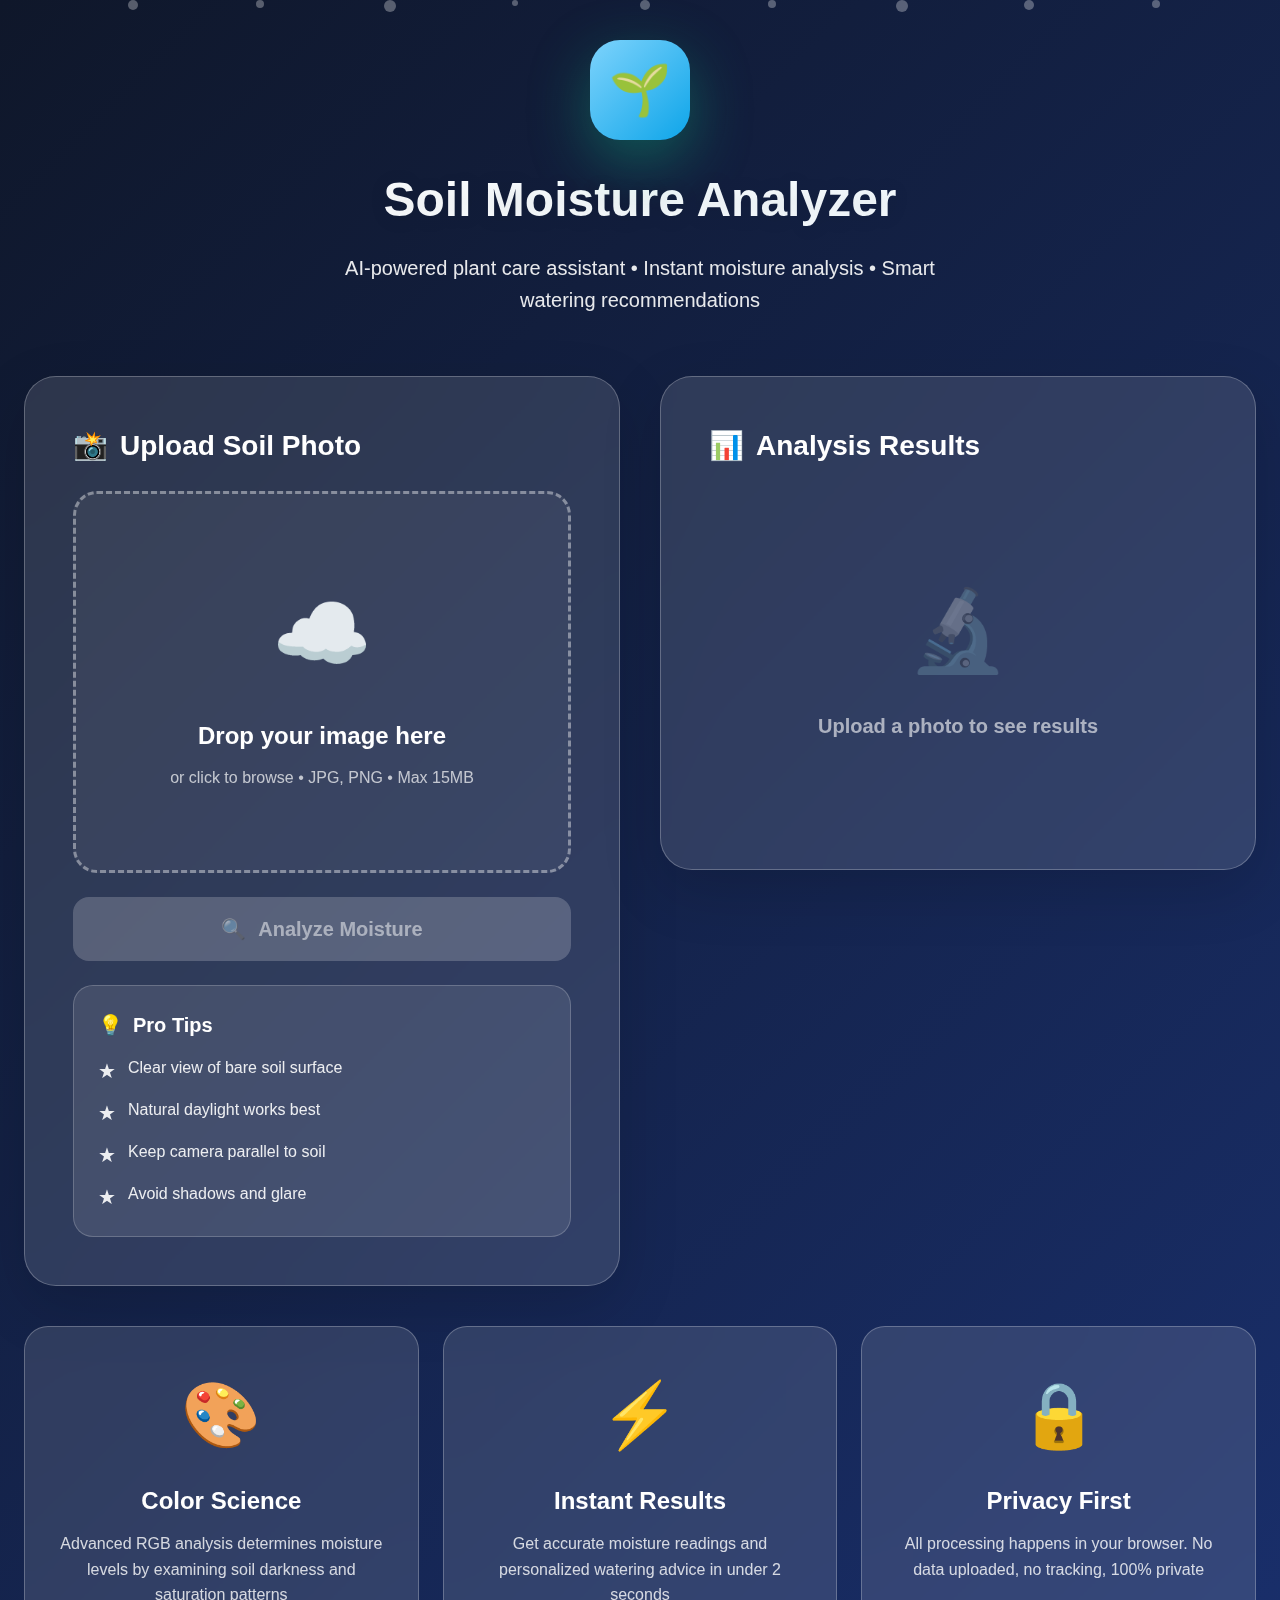
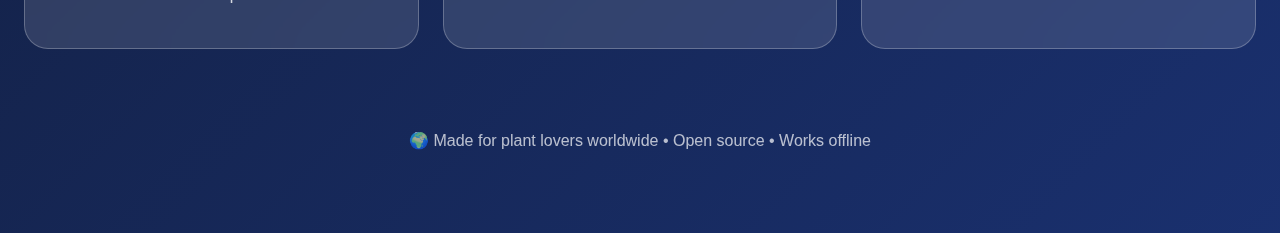
<file: codes/soil-moisture-analyzer.html>
<!DOCTYPE html>
<html lang="en">
<head>
    <meta charset="UTF-8">
    <meta name="viewport" content="width=device-width, initial-scale=1.0">
    <title>Soil Moisture Analyzer - Smart Plant Care</title>
    <link rel="stylesheet" href="style.css">
</head>
<body>
    <script type="module" src="script.js"></script>
    <div class="particle" style="width: 10px; height: 10px; left: 10%; animation-delay: 0s;"></div>
    <div class="particle" style="width: 8px; height: 8px; left: 20%; animation-delay: 2s;"></div>
    <div class="particle" style="width: 12px; height: 12px; left: 30%; animation-delay: 4s;"></div>
    <div class="particle" style="width: 6px; height: 6px; left: 40%; animation-delay: 6s;"></div>
    <div class="particle" style="width: 10px; height: 10px; left: 50%; animation-delay: 8s;"></div>
    <div class="particle" style="width: 8px; height: 8px; left: 60%; animation-delay: 10s;"></div>
    <div class="particle" style="width: 12px; height: 12px; left: 70%; animation-delay: 12s;"></div>
    <div class="particle" style="width: 10px; height: 10px; left: 80%; animation-delay: 14s;"></div>
    <div class="particle" style="width: 8px; height: 8px; left: 90%; animation-delay: 16s;"></div>

    <div class="container">
        <header class="header">
            <div class="logo">🌱</div>
            <h1>Soil Moisture Analyzer</h1>
            <p>AI-powered plant care assistant • Instant moisture analysis • Smart watering recommendations</p>
        </header>
        <div class="main-grid">
            <div class="upload-section">
                <div class="glass-card">
                    <div class="section-title">
                        <span>📸</span> Upload Soil Photo
                    </div>
                    
                    <div class="upload-zone" id="uploadZone">
                        <div class="upload-icon">☁️</div>
                        <div class="upload-text">Drop your image here</div>
                        <div class="upload-hint">or click to browse • JPG, PNG • Max 15MB</div>
                        <input type="file" id="fileInput" class="file-input" accept="image/*">
                    </div>
                    
                    <div class="preview-container" id="previewContainer">
                        <img id="previewImage" class="preview-image" alt="Soil preview">
                        <button class="remove-image" id="removeImage">×</button>
                    </div>
                    
                    <button class="btn btn-primary" id="analyzeBtn" disabled>
                        <span>🔍</span>
                        <span>Analyze Moisture</span>
                    </button>
                    
                    <div class="tips-section">
                        <div class="tips-title">
                            <span>💡</span> Pro Tips
                        </div>
                        <ul class="tips-list">
                            <li>Clear view of bare soil surface</li>
                            <li>Natural daylight works best</li>
                            <li>Keep camera parallel to soil</li>
                            <li>Avoid shadows and glare</li>
                        </ul>
                    </div>
                </div>
            </div>
            <div class="results-section">
                <div class="glass-card">
                    <div class="section-title">
                        <span>📊</span> Analysis Results
                    </div>
                    
                    <div class="results-placeholder" id="resultsPlaceholder">
                        <div class="results-placeholder-icon">🔬</div>
                        <div class="results-placeholder-text">Upload a photo to see results</div>
                    </div>
                    
                    <div class="results" id="results">
                        <div class="moisture-display">
                            <div class="moisture-circle">
                                <div class="moisture-ring"></div>
                                <div class="moisture-ring-fill" id="moistureRing"></div>
                                <div class="moisture-value" id="moistureValue">--%</div>
                            </div>
                            <div class="condition-badge" id="conditionBadge">--</div>
                        </div>
                        
                        <div class="stats-grid">
                            <div class="stat-card">
                                <div class="stat-icon">💧</div>
                                <div class="stat-value" id="statusEmoji">--</div>
                                <div class="stat-label">Status</div>
                            </div>
                            <div class="stat-card">
                                <div class="stat-icon">📈</div>
                                <div class="stat-value" id="healthScore">--</div>
                                <div class="stat-label">Health Score</div>
                            </div>
                        </div>
                        
                        <div class="water-card">
                            <div class="water-header">
                                <span>💧</span> Water Recommendation
                            </div>
                            <div class="water-amount" id="waterAmount">-- ml</div>
                            <div class="pot-selector">
                                <label for="potSize">Select your pot size:</label>
                                <select id="potSize">
                                    <option value="10">Small • 10 cm (4")</option>
                                    <option value="15" selected>Medium • 15 cm (6")</option>
                                    <option value="20">Large • 20 cm (8")</option>
                                    <option value="25">XL • 25 cm (10")</option>
                                    <option value="30">XXL • 30 cm (12")</option>
                                </select>
                            </div>
                            <div class="water-note" id="waterNote">Based on 10cm soil depth</div>
                        </div>
                    </div>
                </div>
            </div>
        </div>
        
        <!-- Features -->
        <div class="features-grid">
            <div class="feature-card">
                <div class="feature-icon">🎨</div>
                <h3>Color Science</h3>
                <p>Advanced RGB analysis determines moisture levels by examining soil darkness and saturation patterns</p>
            </div>
            <div class="feature-card">
                <div class="feature-icon">⚡</div>
                <h3>Instant Results</h3>
                <p>Get accurate moisture readings and personalized watering advice in under 2 seconds</p>
            </div>
            <div class="feature-card">
                <div class="feature-icon">🔒</div>
                <h3>Privacy First</h3>
                <p>All processing happens in your browser. No data uploaded, no tracking, 100% private</p>
            </div>
        </div>
        
        <!-- Footer -->
        <footer class="footer">
            <p>🌍 Made for plant lovers worldwide • Open source • Works offline</p>
        </footer>
    </div>
    
    <!-- Toast -->
    <div class="toast" id="toast">
        <span class="toast-icon" id="toastIcon">✅</span>
        <span class="toast-message" id="toastMessage"></span>
    </div>
</body>
</html>
</file>
<file: codes/style.css>
* {
    margin: 0;
    padding: 0;
    box-sizing: border-box;
  }
  :root {
    --primary: #0ea5e9;
    --primary-light: #7dd3fc;
    --primary-dark: #0369a1;
    --accent: #14b8a6;
    --accent-light: #5eead4;
    --danger: #ef4444;
    --warning: #f59e0b;
    --text: #0f172a;
    --text-light: #64748b;
    --glass: rgba(255, 255, 255, 0.12);
    --glass-border: rgba(255, 255, 255, 0.25);
  }
  body {
    font-family: "Inter", -apple-system, BlinkMacSystemFont, "Segoe UI", Roboto,
      sans-serif;
    background: linear-gradient(
      135deg,
      #0f172a 0%,
      #1e3a8a 35%,
      #0ea5e9 70%,
      #22d3ee 100%
    );
    background-size: 400% 400%;
    animation: gradientShift 15s ease infinite;
    min-height: 100vh;
    color: var(--text);
    overflow-x: hidden;
    line-height: 1.5;
  }
  @keyframes gradientShift {
    0% {
      background-position: 0% 50%;
    }
    50% {
      background-position: 100% 50%;
    }
    100% {
      background-position: 0% 50%;
    }
  }
  @keyframes float {
    0%,
    100% {
      transform: translateY(0) translateX(0);
      opacity: 0;
    }
    10% {
      opacity: 1;
    }
    90% {
      opacity: 1;
    }
    100% {
      transform: translateY(-100vh) translateX(100px);
      opacity: 0;
    }
  }
  @keyframes fadeInDown {
    from {
      opacity: 0;
      transform: translateY(-30px);
    }
    to {
      opacity: 1;
      transform: translateY(0);
    }
  }
  @keyframes fadeInLeft {
    from {
      opacity: 0;
      transform: translateX(-30px);
    }
    to {
      opacity: 1;
      transform: translateX(0);
    }
  }
  @keyframes fadeInRight {
    from {
      opacity: 0;
      transform: translateX(30px);
    }
    to {
      opacity: 1;
      transform: translateX(0);
    }
  }
  @keyframes fadeInUp {
    from {
      opacity: 0;
      transform: translateY(30px);
    }
    to {
      opacity: 1;
      transform: translateY(0);
    }
  }
  @keyframes fadeIn {
    from {
      opacity: 0;
      transform: scale(0.95);
    }
    to {
      opacity: 1;
      transform: scale(1);
    }
  }
  @keyframes scaleIn {
    from {
      opacity: 0;
      transform: scale(0.8);
    }
    to {
      opacity: 1;
      transform: scale(1);
    }
  }
  @keyframes pulse {
    0%,
    100% {
      transform: scale(1);
    }
    50% {
      transform: scale(1.05);
    }
  }
  @keyframes bounce {
    0%,
    100% {
      transform: translateY(0);
    }
    50% {
      transform: translateY(-20px);
    }
  }
  @keyframes spin {
    to {
      transform: rotate(360deg);
    }
  }
  @keyframes slideIn {
    from {
      transform: translateX(400px);
      opacity: 0;
    }
    to {
      transform: translateX(0);
      opacity: 1;
    }
  }
  .particle {
    position: fixed;
    background: rgba(255, 255, 255, 0.3);
    border-radius: 50%;
    pointer-events: none;
    animation: float 20s infinite;
    z-index: 0;
  }
  .container {
    max-width: 1400px;
    margin: 0 auto;
    padding: 40px 24px;
    position: relative;
    z-index: 1;
  }
  .header {
    text-align: center;
    margin-bottom: 60px;
    animation: fadeInDown 0.8s ease;
  }
  .logo {
    display: inline-flex;
    align-items: center;
    justify-content: center;
    width: 100px;
    height: 100px;
    background: linear-gradient(135deg, var(--primary-light), var(--primary));
    border-radius: 30px;
    font-size: 50px;
    margin-bottom: 24px;
    box-shadow: 0 20px 60px rgba(16, 185, 129, 0.4);
    animation: pulse 3s ease-in-out infinite;
  }
  .header h1 {
    font-size: 3rem;
    font-weight: 800;
    background: linear-gradient(135deg, #ffffff, #f0f9ff);
    -webkit-background-clip: text;
    -webkit-text-fill-color: transparent;
    background-clip: text;
    margin-bottom: 16px;
    text-shadow: 0 2px 20px rgba(0, 0, 0, 0.1);
  }
  .header p {
    font-size: 1.25rem;
    color: rgba(255, 255, 255, 0.9);
    max-width: 600px;
    margin: 0 auto;
    line-height: 1.6;
  }
  .glass-card {
    background: var(--glass);
    backdrop-filter: blur(20px);
    -webkit-backdrop-filter: blur(20px);
    border: 1px solid var(--glass-border);
    border-radius: 32px;
    padding: 48px;
    box-shadow: 0 20px 60px rgba(0, 0, 0, 0.15);
    transition: all 0.4s cubic-bezier(0.4, 0, 0.2, 1);
  }
  .glass-card:hover {
    transform: translateY(-8px);
    box-shadow: 0 30px 80px rgba(0, 0, 0, 0.25);
  }
  .main-grid {
    display: grid;
    grid-template-columns: 1fr 1fr;
    gap: 40px;
    margin-bottom: 40px;
  }
  .upload-section {
    animation: fadeInLeft 0.8s ease;
  }
  .section-title {
    font-size: 1.75rem;
    font-weight: 700;
    color: white;
    margin-bottom: 24px;
    display: flex;
    align-items: center;
    gap: 12px;
  }
  .upload-zone {
    position: relative;
    border: 3px dashed rgba(255, 255, 255, 0.4);
    border-radius: 24px;
    padding: 80px 40px;
    text-align: center;
    cursor: pointer;
    transition: all 0.4s;
    background: rgba(255, 255, 255, 0.05);
    overflow: hidden;
  }
  .upload-zone::before {
    content: "";
    position: absolute;
    top: 0;
    left: -100%;
    width: 100%;
    height: 100%;
    background: linear-gradient(
      90deg,
      transparent,
      rgba(255, 255, 255, 0.1),
      transparent
    );
    transition: left 0.5s;
  }
  .upload-zone:hover::before {
    left: 100%;
  }
  .upload-zone:hover {
    border-color: rgba(255, 255, 255, 0.8);
    background: rgba(255, 255, 255, 0.1);
    transform: scale(1.02);
  }
  .upload-zone.dragover {
    border-color: var(--primary-light);
    background: rgba(16, 185, 129, 0.1);
    transform: scale(1.05);
  }
  .upload-icon {
    font-size: 80px;
    margin-bottom: 24px;
    animation: bounce 2s ease-in-out infinite;
  }
  .upload-text {
    font-size: 1.5rem;
    font-weight: 600;
    color: white;
    margin-bottom: 12px;
  }
  .upload-hint {
    font-size: 1rem;
    color: rgba(255, 255, 255, 0.7);
  }
  .file-input {
    display: none;
  }
  .preview-container {
    display: none;
    position: relative;
    margin-top: 24px;
    border-radius: 24px;
    overflow: hidden;
    animation: fadeIn 0.5s ease;
  }
  .preview-container.visible {
    display: block;
  }
  .preview-image {
    width: 100%;
    height: auto;
    max-height: 500px;
    object-fit: cover;
    display: block;
    border-radius: 24px;
    box-shadow: 0 10px 40px rgba(0, 0, 0, 0.3);
  }
  .remove-image {
    position: absolute;
    top: 16px;
    right: 16px;
    background: rgba(239, 68, 68, 0.9);
    backdrop-filter: blur(10px);
    color: white;
    border: none;
    width: 48px;
    height: 48px;
    border-radius: 50%;
    cursor: pointer;
    font-size: 24px;
    display: flex;
    align-items: center;
    justify-content: center;
    transition: all 0.3s;
    box-shadow: 0 4px 12px rgba(0, 0, 0, 0.2);
  }
  .remove-image:hover {
    background: var(--danger);
    transform: scale(1.1) rotate(90deg);
  }
  .btn {
    width: 100%;
    padding: 20px 32px;
    font-size: 1.25rem;
    font-weight: 700;
    border: none;
    border-radius: 16px;
    cursor: pointer;
    transition: all 0.3s;
    display: flex;
    align-items: center;
    justify-content: center;
    gap: 12px;
    margin-top: 24px;
    position: relative;
    overflow: hidden;
  }
  .btn::before {
    content: "";
    position: absolute;
    top: 50%;
    left: 50%;
    width: 0;
    height: 0;
    border-radius: 50%;
    background: rgba(255, 255, 255, 0.3);
    transform: translate(-50%, -50%);
    transition: width 0.6s, height 0.6s;
  }
  .btn:hover::before {
    width: 400px;
    height: 400px;
  }
  .btn-primary {
    background: linear-gradient(135deg, var(--primary), var(--primary-light));
    color: white;
    box-shadow: 0 10px 30px rgba(16, 185, 129, 0.4);
  }
  .btn-primary:hover:not(:disabled) {
    transform: translateY(-4px);
    box-shadow: 0 20px 40px rgba(16, 185, 129, 0.5);
  }
  .btn:disabled {
    background: rgba(255, 255, 255, 0.2);
    color: rgba(255, 255, 255, 0.5);
    cursor: not-allowed;
    transform: none;
    box-shadow: none;
  }
  .btn span {
    position: relative;
    z-index: 1;
  }
  .results-section {
    animation: fadeInRight 0.8s ease;
  }
  .results {
    display: none;
  }
  .results.visible {
    display: block;
    animation: scaleIn 0.5s ease;
  }
  .moisture-display {
    text-align: center;
    padding: 40px 0;
    position: relative;
  }
  .moisture-circle {
    width: 250px;
    height: 250px;
    margin: 0 auto 32px;
    position: relative;
    display: flex;
    align-items: center;
    justify-content: center;
  }
  .moisture-ring {
    position: absolute;
    width: 100%;
    height: 100%;
    border-radius: 50%;
    border: 12px solid rgba(255, 255, 255, 0.1);
  }
  .moisture-ring-fill {
    position: absolute;
    width: 100%;
    height: 100%;
    border-radius: 50%;
    border: 12px solid transparent;
    border-top-color: var(--primary);
    border-right-color: var(--primary);
    transform: rotate(-90deg);
    transition: all 1s cubic-bezier(0.4, 0, 0.2, 1);
  }
  .moisture-ring-fill.dry {
    border-top-color: var(--danger);
    border-right-color: var(--danger);
  }
  .moisture-ring-fill.optimal {
    border-top-color: var(--primary);
    border-right-color: var(--primary);
  }
  .moisture-ring-fill.wet {
    border-top-color: #3b82f6;
    border-right-color: #3b82f6;
  }
  .moisture-value {
    font-size: 4rem;
    font-weight: 900;
    color: white;
    z-index: 1;
    position: relative;
    text-shadow: 0 4px 20px rgba(0, 0, 0, 0.2);
  }
  .condition-badge {
    display: inline-block;
    padding: 12px 32px;
    border-radius: 50px;
    font-size: 1.25rem;
    font-weight: 700;
    box-shadow: 0 8px 24px rgba(0, 0, 0, 0.15);
    animation: fadeIn 0.5s ease 0.3s both;
  }
  .condition-badge.dry {
    background: linear-gradient(135deg, #ef4444, #dc2626);
    color: white;
  }
  .condition-badge.optimal {
    background: linear-gradient(135deg, var(--primary), var(--primary-dark));
    color: white;
  }
  .condition-badge.wet {
    background: linear-gradient(135deg, #3b82f6, #2563eb);
    color: white;
  }
  .stats-grid {
    display: grid;
    grid-template-columns: 1fr 1fr;
    gap: 16px;
    margin: 32px 0;
  }
  .stat-card {
    background: rgba(255, 255, 255, 0.1);
    border: 1px solid rgba(255, 255, 255, 0.2);
    border-radius: 16px;
    padding: 20px;
    text-align: center;
    transition: all 0.3s;
  }
  .stat-card:hover {
    background: rgba(255, 255, 255, 0.15);
    transform: translateY(-4px);
  }
  .stat-icon {
    font-size: 2rem;
    margin-bottom: 8px;
  }
  .stat-value {
    font-size: 1.75rem;
    font-weight: 700;
    color: white;
    margin-bottom: 4px;
  }
  .stat-label {
    font-size: 0.875rem;
    color: rgba(255, 255, 255, 0.7);
  }
  .water-card,
  .plant-card {
    background: linear-gradient(
      135deg,
      rgba(59, 130, 246, 0.2),
      rgba(37, 99, 235, 0.1)
    );
    border: 2px solid rgba(59, 130, 246, 0.3);
    border-radius: 20px;
    padding: 32px;
    margin-top: 24px;
    animation: fadeIn 0.5s ease 0.5s both;
  }
  .plant-card {
    background: linear-gradient(
      135deg,
      rgba(16, 185, 129, 0.2),
      rgba(5, 150, 105, 0.1)
    );
    border: 2px solid rgba(16, 185, 129, 0.3);
  }
  .plant-grid {
    display: grid;
    grid-template-columns: repeat(auto-fill, minmax(140px, 1fr));
    gap: 16px;
    margin-bottom: 16px;
    max-height: 400px;
    overflow-y: auto;
    padding: 8px;
  }
  .plant-grid::-webkit-scrollbar {
    width: 8px;
  }
  .plant-grid::-webkit-scrollbar-track {
    background: rgba(255, 255, 255, 0.1);
    border-radius: 4px;
  }
  .plant-grid::-webkit-scrollbar-thumb {
    background: rgba(255, 255, 255, 0.3);
    border-radius: 4px;
  }
  .plant-item {
    background: rgba(255, 255, 255, 0.1);
    border-radius: 12px;
    padding: 16px;
    text-align: center;
    display: flex;
    flex-direction: column;
    align-items: center;
    gap: 8px;
    transition: all 0.3s;
    cursor: pointer;
    border: 1px solid transparent;
  }
  .plant-item:hover {
    transform: translateY(-4px);
    background: rgba(255, 255, 255, 0.2);
    border-color: rgba(255, 255, 255, 0.3);
    box-shadow: 0 8px 24px rgba(0, 0, 0, 0.2);
  }
  .plant-icon {
    font-size: 2.5rem;
  }
  .plant-name {
    color: white;
    font-weight: 600;
    font-size: 0.95rem;
  }
  .plant-water {
    color: rgba(255, 255, 255, 0.7);
    font-size: 0.75rem;
  }
  .water-header {
    font-size: 1.5rem;
    font-weight: 700;
    color: white;
    margin-bottom: 20px;
    display: flex;
    align-items: center;
    gap: 12px;
  }
  .water-amount {
    font-size: 3.5rem;
    font-weight: 900;
    background: linear-gradient(135deg, #60a5fa, #3b82f6);
    -webkit-background-clip: text;
    -webkit-text-fill-color: transparent;
    background-clip: text;
    text-align: center;
    margin-bottom: 24px;
    text-shadow: 0 0 30px rgba(59, 130, 246, 0.5);
  }
  .pot-selector {
    display: flex;
    flex-direction: column;
    gap: 12px;
    margin-bottom: 20px;
  }
  .pot-selector label {
    font-weight: 600;
    color: white;
    font-size: 1rem;
  }
  .pot-selector select {
    padding: 14px 20px;
    border: 2px solid rgba(255, 255, 255, 0.3);
    border-radius: 12px;
    font-size: 1.125rem;
    background: rgba(255, 255, 255, 0.1);
    color: white;
    cursor: pointer;
    transition: all 0.3s;
    font-weight: 600;
  }
  .pot-selector select:focus {
    outline: none;
    border-color: var(--primary-light);
    background: rgba(255, 255, 255, 0.15);
  }
  .pot-selector select option {
    background: #1f2937;
    color: white;
  }
  .water-note {
    text-align: center;
    color: rgba(255, 255, 255, 0.8);
    font-size: 1rem;
    line-height: 1.6;
    padding: 16px;
    background: rgba(255, 255, 255, 0.05);
    border-radius: 12px;
  }
  .tips-section {
    background: rgba(255, 255, 255, 0.1);
    border: 1px solid rgba(255, 255, 255, 0.2);
    border-radius: 20px;
    padding: 24px;
    margin-top: 24px;
  }
  .tips-title {
    font-size: 1.25rem;
    font-weight: 700;
    color: white;
    margin-bottom: 16px;
    display: flex;
    align-items: center;
    gap: 10px;
  }
  .tips-list {
    list-style: none;
    display: grid;
    gap: 12px;
  }
  .tips-list li {
    display: flex;
    align-items: start;
    gap: 12px;
    color: rgba(255, 255, 255, 0.9);
    font-size: 1rem;
    line-height: 1.5;
  }
  .tips-list li::before {
    content: "★";
    font-size: 1.25rem;
    flex-shrink: 0;
  }
  .features-grid {
    display: grid;
    grid-template-columns: repeat(auto-fit, minmax(280px, 1fr));
    gap: 24px;
    margin-bottom: 40px;
  }
  .feature-card {
    background: var(--glass);
    backdrop-filter: blur(20px);
    border: 1px solid var(--glass-border);
    border-radius: 24px;
    padding: 40px 32px;
    text-align: center;
    transition: all 0.4s;
    animation: fadeInUp 0.8s ease;
  }
  .feature-card:hover {
    transform: translateY(-12px);
    box-shadow: 0 20px 60px rgba(0, 0, 0, 0.25);
  }
  .feature-icon {
    font-size: 4rem;
    margin-bottom: 20px;
    display: inline-block;
    animation: pulse 3s ease-in-out infinite;
  }
  .feature-card h3 {
    font-size: 1.5rem;
    font-weight: 700;
    color: white;
    margin-bottom: 12px;
  }
  .feature-card p {
    color: rgba(255, 255, 255, 0.8);
    font-size: 1rem;
    line-height: 1.6;
  }
  .footer {
    text-align: center;
    padding: 40px 0;
    color: rgba(255, 255, 255, 0.7);
    font-size: 1rem;
    animation: fadeIn 1s ease;
  }
  .loading {
    display: inline-block;
    width: 24px;
    height: 24px;
    border: 4px solid rgba(255, 255, 255, 0.3);
    border-top-color: white;
    border-radius: 50%;
    animation: spin 0.8s linear infinite;
  }
  .toast {
    position: fixed;
    bottom: 32px;
    right: 32px;
    background: rgba(31, 41, 55, 0.95);
    backdrop-filter: blur(20px);
    color: white;
    padding: 20px 28px;
    border-radius: 16px;
    box-shadow: 0 20px 60px rgba(0, 0, 0, 0.3);
    display: none;
    align-items: center;
    gap: 16px;
    z-index: 1000;
    animation: slideIn 0.4s ease-out;
    border: 1px solid rgba(255, 255, 255, 0.1);
  }
  .toast.visible {
    display: flex;
  }
  .toast-icon {
    font-size: 1.5rem;
  }
  .toast-message {
    font-size: 1rem;
    font-weight: 500;
  }
  .results-placeholder {
    text-align: center;
    padding: 80px 40px;
    color: rgba(255, 255, 255, 0.6);
  }
  .results-placeholder-icon {
    font-size: 5rem;
    margin-bottom: 20px;
    opacity: 0.5;
  }
  .results-placeholder-text {
    font-size: 1.25rem;
    font-weight: 600;
  }
  .plant-modal {
    position: fixed;
    top: 0;
    left: 0;
    width: 100%;
    height: 100%;
    background: rgba(0, 0, 0, 0.8);
    backdrop-filter: blur(10px);
    display: none;
    align-items: center;
    justify-content: center;
    z-index: 2000;
    animation: fadeIn 0.3s ease;
  }
  .plant-modal.visible {
    display: flex;
  }
  .modal-content {
    background: linear-gradient(
      135deg,
      rgba(31, 41, 55, 0.95),
      rgba(17, 24, 39, 0.95)
    );
    border: 2px solid rgba(255, 255, 255, 0.2);
    border-radius: 24px;
    padding: 40px;
    max-width: 500px;
    width: 90%;
    text-align: center;
    position: relative;
    animation: scaleIn 0.3s ease;
    box-shadow: 0 30px 80px rgba(0, 0, 0, 0.5);
  }
  .modal-close {
    position: absolute;
    top: 16px;
    right: 16px;
    background: rgba(255, 255, 255, 0.1);
    border: none;
    width: 40px;
    height: 40px;
    border-radius: 50%;
    color: white;
    font-size: 24px;
    cursor: pointer;
    transition: all 0.3s;
    display: flex;
    align-items: center;
    justify-content: center;
  }
  .modal-close:hover {
    background: rgba(239, 68, 68, 0.8);
    transform: rotate(90deg);
  }
  .modal-plant-icon {
    font-size: 5rem;
    margin-bottom: 16px;
    display: block;
  }
  .modal-plant-name {
    font-size: 2rem;
    font-weight: 700;
    color: white;
    margin-bottom: 24px;
  }
  .modal-details {
    display: grid;
    gap: 16px;
    text-align: left;
  }
  .modal-detail-item {
    background: rgba(255, 255, 255, 0.1);
    border-radius: 12px;
    padding: 16px;
  }
  .modal-detail-label {
    font-size: 0.875rem;
    color: rgba(255, 255, 255, 0.6);
    margin-bottom: 4px;
    font-weight: 600;
  }
  .modal-detail-value {
    font-size: 1.125rem;
    color: white;
    font-weight: 500;
  }
  .location-section {
    margin-top: 24px;
  }
  #locationMap {
    height: 250px;
    width: 100%;
    border-radius: 16px;
    margin-top: 16px;
    z-index: 1;
  }
  .weather-badge {
    display: inline-flex;
    align-items: center;
    gap: 8px;
    padding: 8px 16px;
    background: rgba(255, 255, 255, 0.1);
    border-radius: 50px;
    font-size: 0.9rem;
    margin-top: 8px;
  }
  .weather-badge span {
    font-weight: 700;
  }
  
  .icon {
    display: inline-block;
    width: 24px;
    height: 24px;
    text-align: center;
    line-height: 24px;
  }
  .icon-large {
    font-size: 3rem;
  }
  .icon-plant {
    font-size: 2.5rem;
  }
  .status-dot {
    display: inline-block;
    width: 16px;
    height: 16px;
    border-radius: 50%;
  }
  .status-dot.dry {
    background: #ef4444;
  }
  .status-dot.optimal {
    background: #0ea5e9;
  }
  .status-dot.wet {
    background: #3b82f6;
  }
  
  @media (max-width: 1024px) {
    .main-grid {
      grid-template-columns: 1fr;
    }
    .header h1 {
      font-size: 2.5rem;
    }
  }
  @media (max-width: 600px) {
    .plant-grid {
      grid-template-columns: repeat(2, 1fr);
    }
    .modal-content {
      padding: 24px;
    }
    .modal-plant-icon {
      font-size: 4rem;
    }
    .modal-plant-name {
      font-size: 1.5rem;
    }
    .glass-card {
      padding: 32px 24px;
    }
    .header h1 {
      font-size: 2rem;
    }
    .moisture-value {
      font-size: 3rem;
    }
    .water-amount {
      font-size: 2.5rem;
    }
  }
</file>
